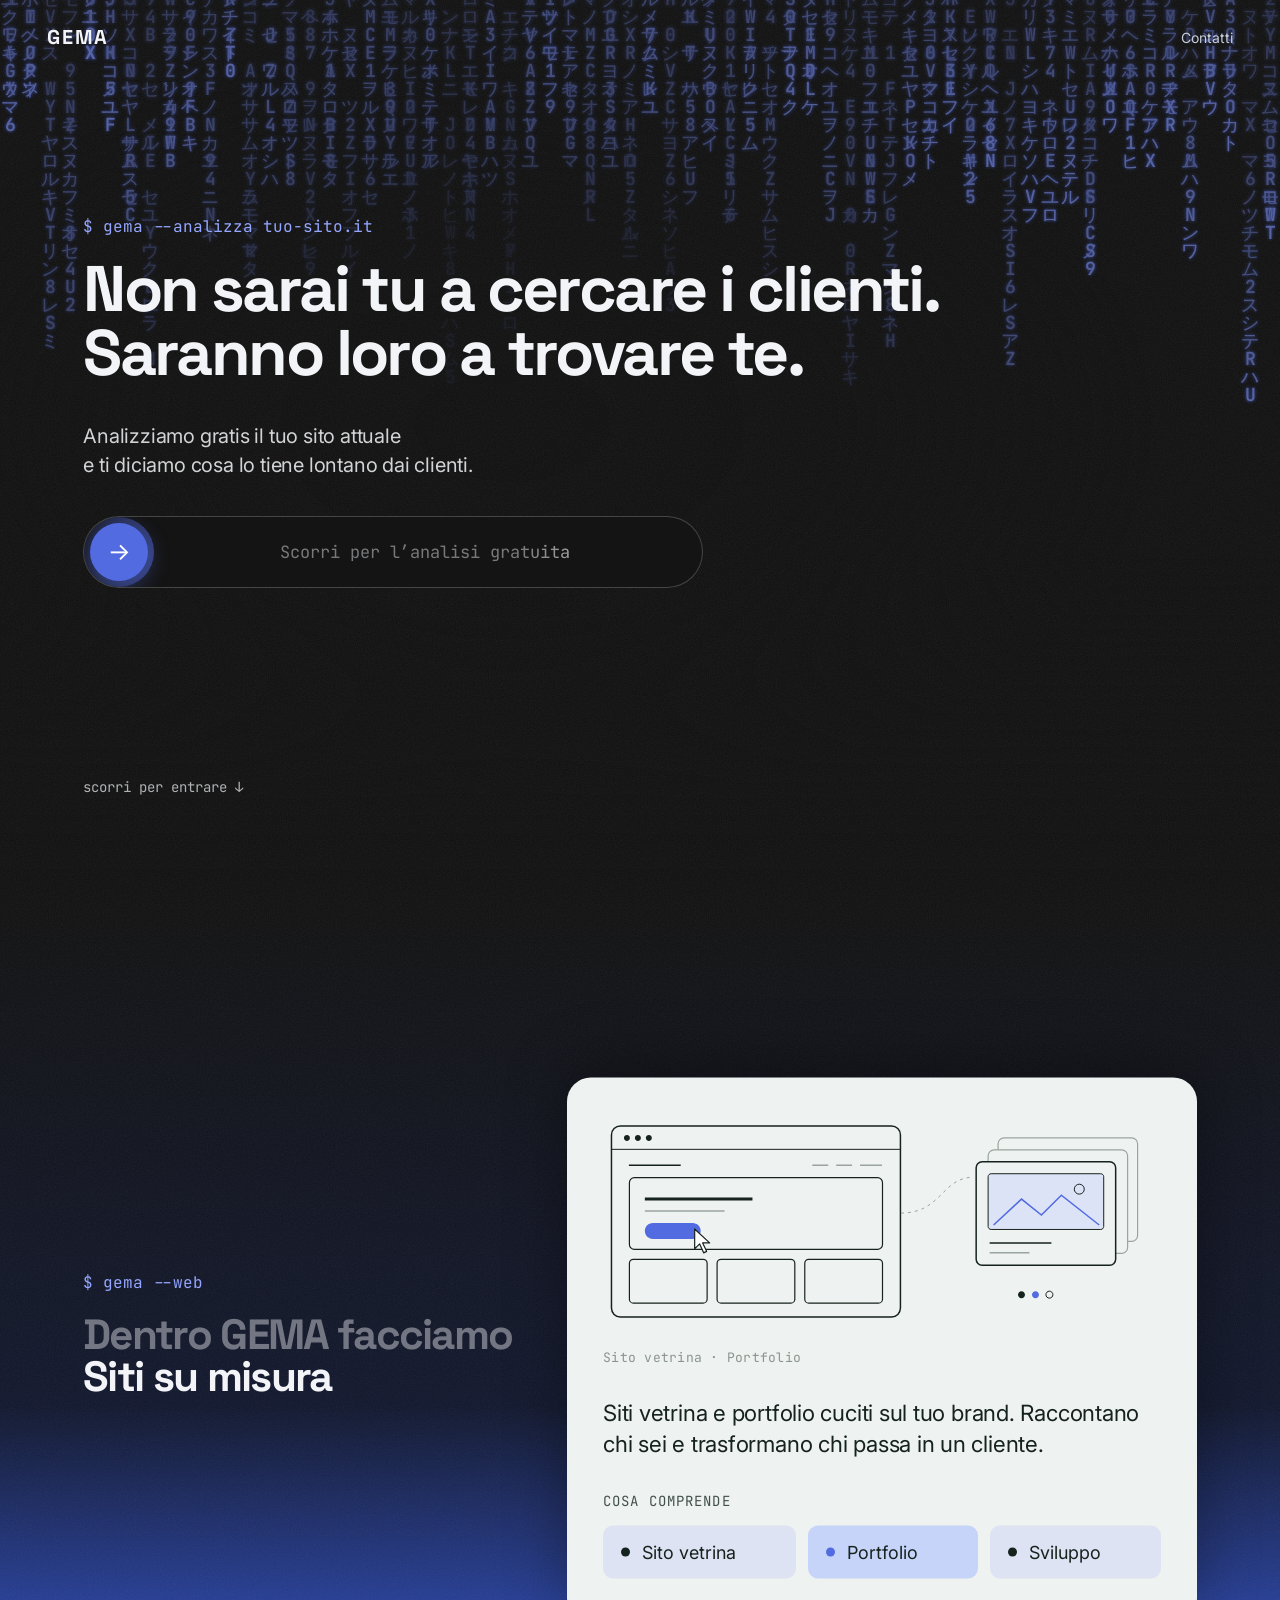
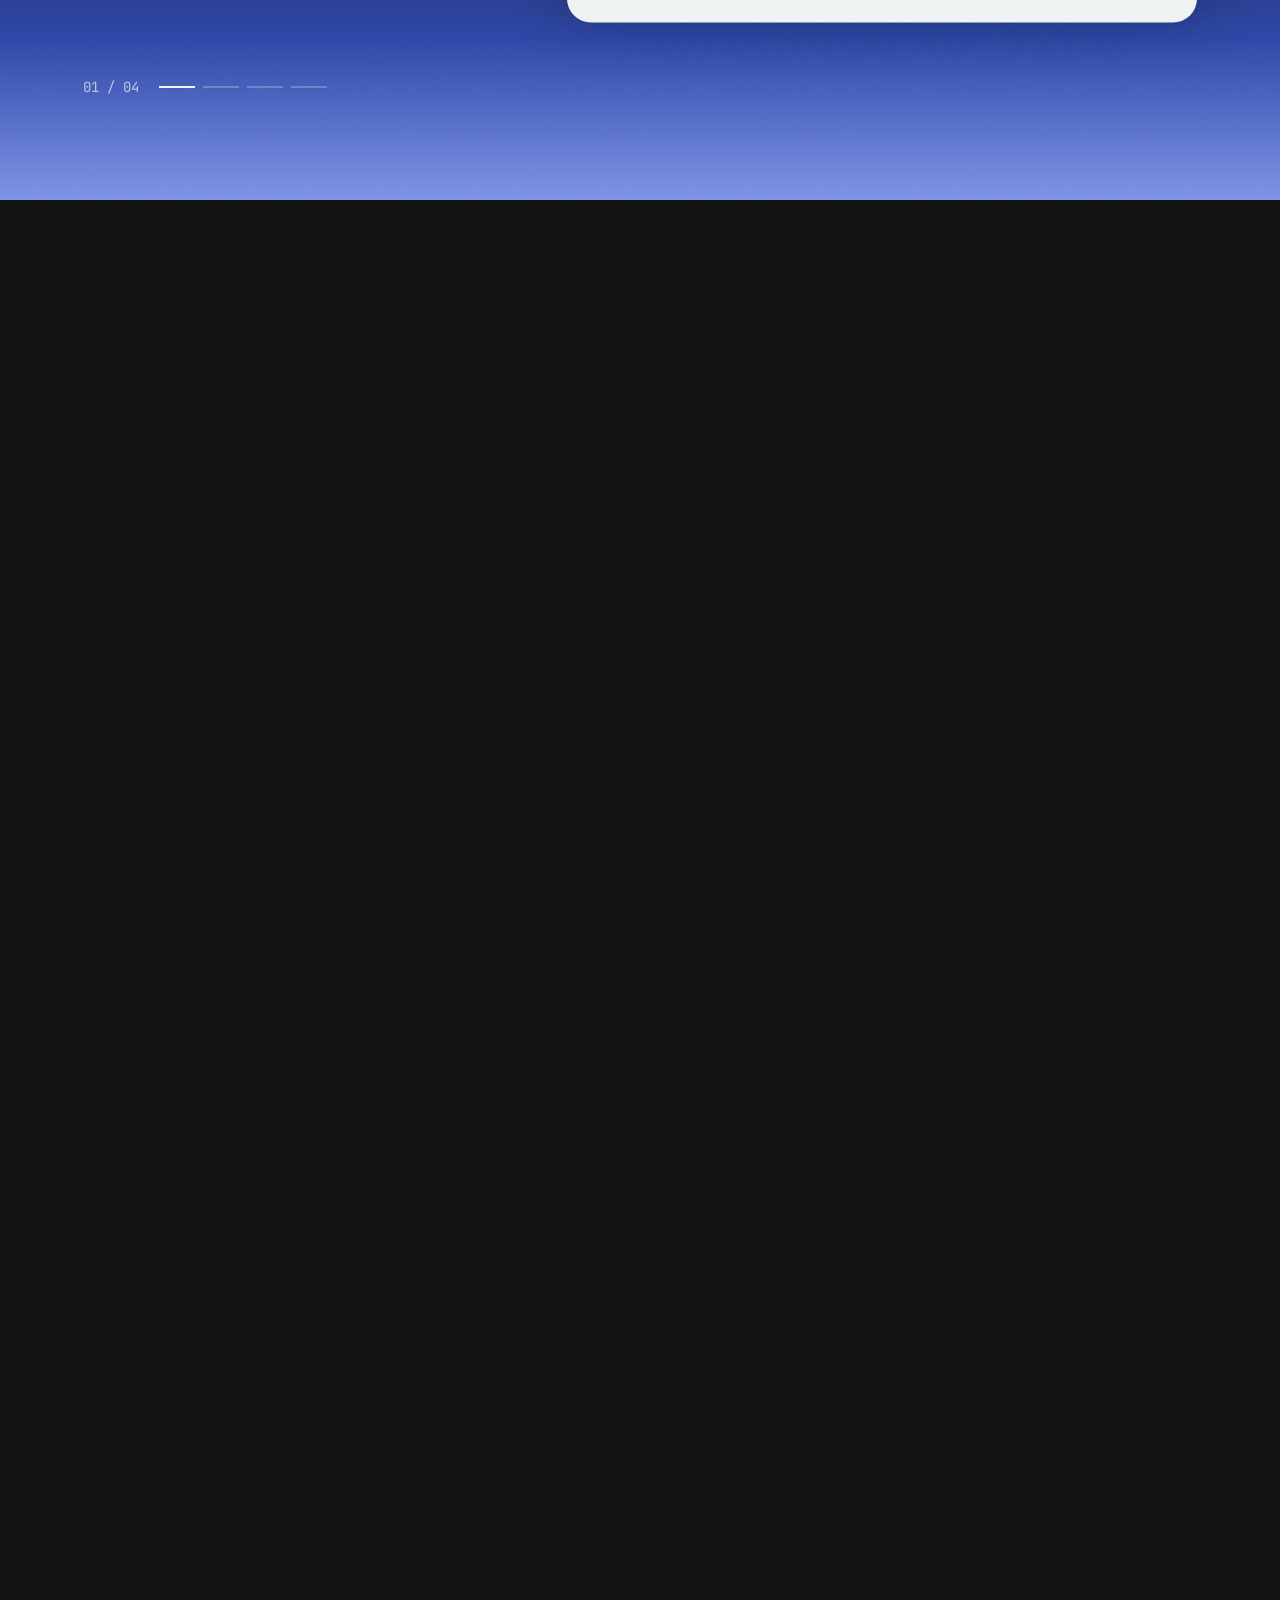
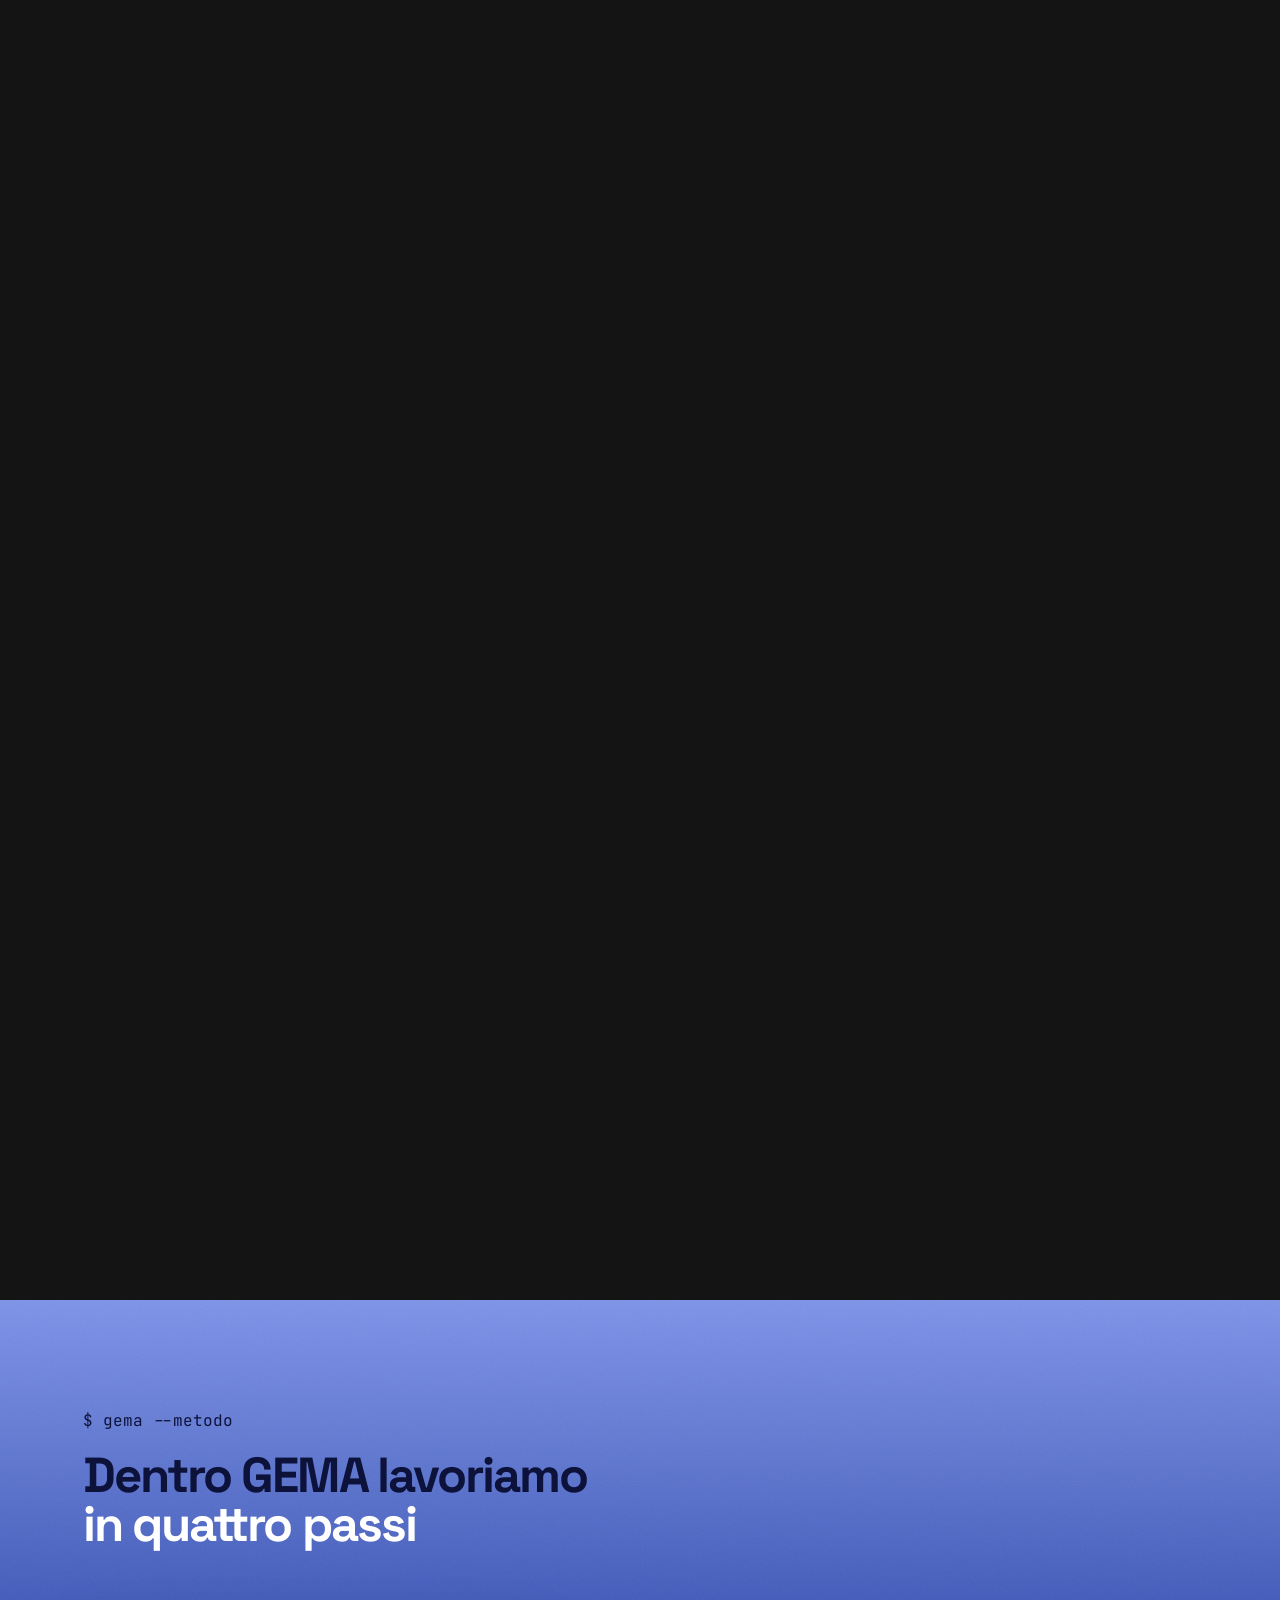
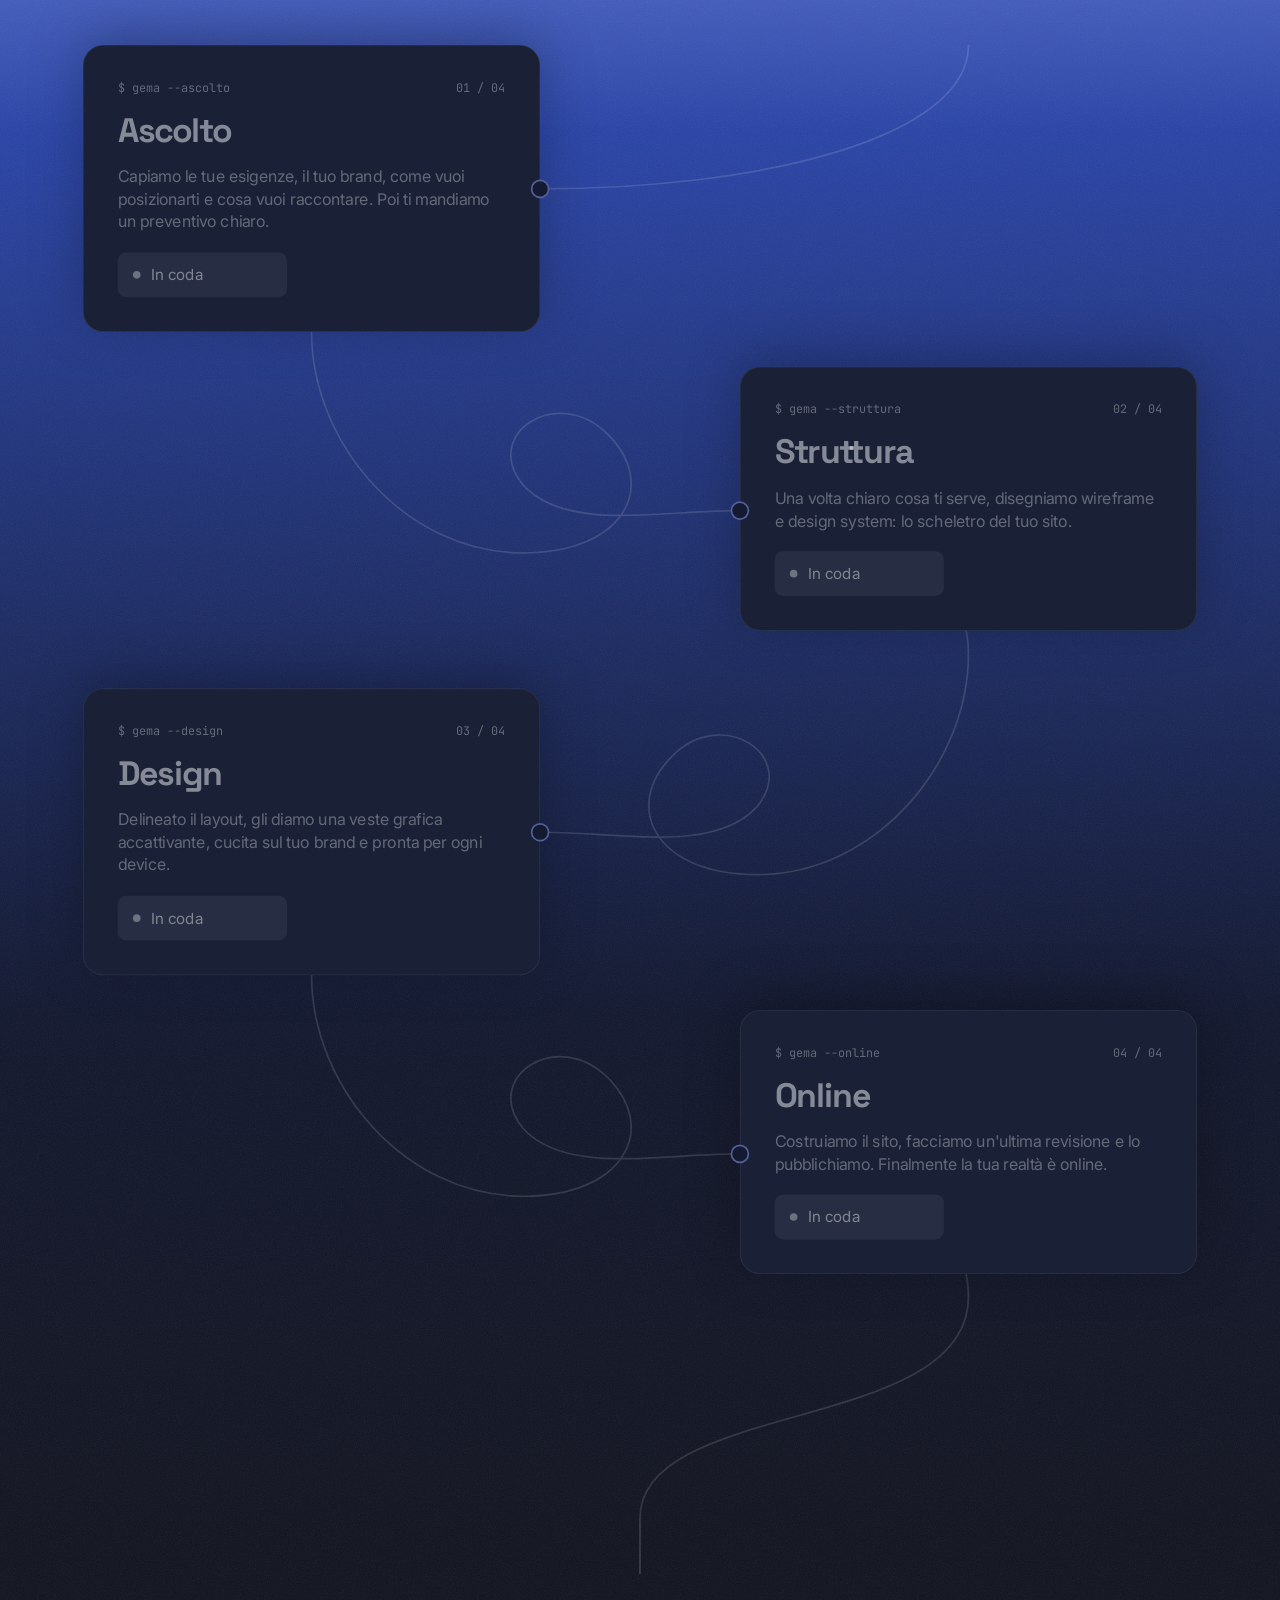
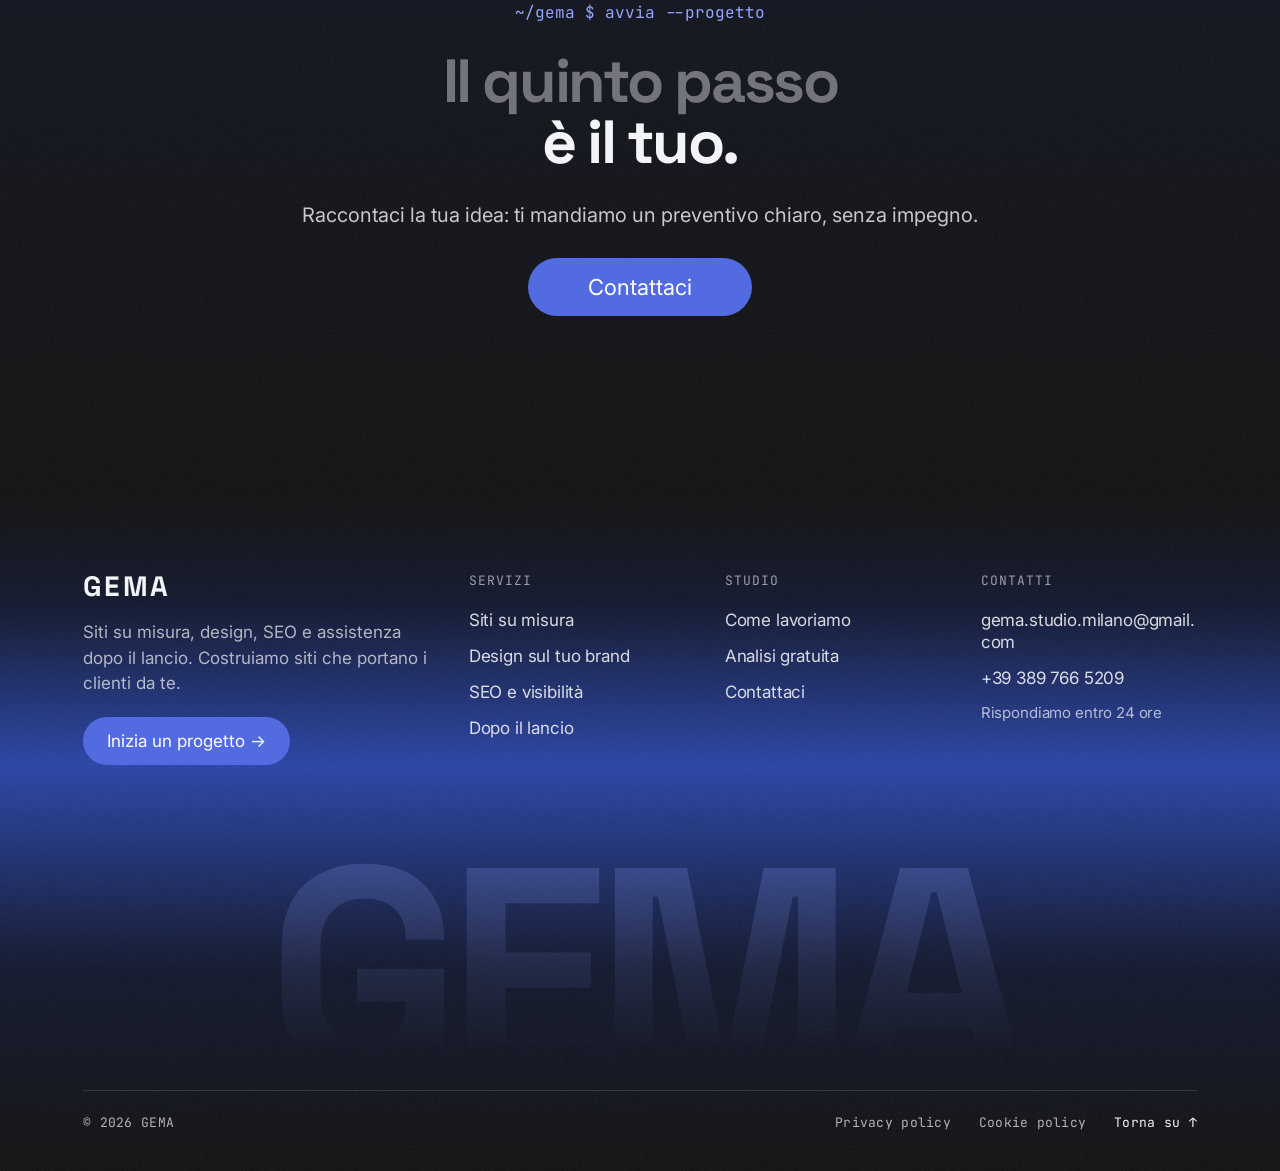
<file: index.html>
<!doctype html>
<html lang="it">
<head>
<meta charset="utf-8">
<meta name="viewport" content="width=device-width, initial-scale=1">
<title>GEMA — Siti che ti fanno trovare</title>
<meta name="description" content="GEMA progetta siti su misura, design, SEO e assistenza dopo il lancio. Non sarai tu a cercare i clienti: saranno loro a trovare te.">
<link rel="preconnect" href="https://fonts.googleapis.com">
<link rel="preconnect" href="https://fonts.gstatic.com" crossorigin>
<link href="https://fonts.googleapis.com/css2?family=Space+Grotesk:wght@700&family=Inter:wght@400&family=JetBrains+Mono:wght@400&display=swap" rel="stylesheet">
<link rel="stylesheet" href="assets/css/gema.css">
<!-- Se arrivi con una transizione (es. dai contatti), la pagina si apre con il pannello blu: la classe va messa prima del primo disegno -->
<script>try{if(sessionStorage.getItem("gema-pt"))document.documentElement.classList.add("pt-arrive")}catch(e){}</script>
</head>
<body>

<!-- Pannello della transizione d'ingresso (visibile solo arrivando con una transizione) -->
<div class="pt-cover pt-in" aria-hidden="true"><p class="pt-word display"></p></div>

<!-- Navbar fissa: compare con lo scorrimento -->
<header class="topbar" aria-label="Navigazione">
  <div class="topbar-in">
    <a href="#top" class="logo">GEMA</a>
    <nav class="topbar-links">
      <a href="#cosa-facciamo">Cosa facciamo</a>
      <a href="#come-lavoriamo">Come lavoriamo</a>
      <a class="btn" href="contatti.html" data-to-contact>Contattaci</a>
    </nav>
  </div>
</header>

<!-- ============ HERO ============ -->
<div class="hero" id="top">
  <!-- Sfondo "Matrix Rain" (porting in JS puro del componente React MatrixRain) + velo -->
  <div class="matrix" data-matrix aria-hidden="true"></div>
  <div class="veil" aria-hidden="true"></div>
  <div class="fade" aria-hidden="true"></div>
  <div class="grain"></div>

  <nav class="nav" aria-label="Principale">
    <a href="#top" class="logo">GEMA</a>
    <a href="contatti.html" class="link" data-to-contact>Contatti</a>
  </nav>

  <div class="wrap">
    <div class="hero-content">
      <div class="hero-title">
        <p class="cmd">$ gema --analizza tuo-sito.it</p>
        <h1 class="display">Non sarai tu a cercare i clienti.<br>Saranno loro a trovare te.</h1>
      </div>
      <p class="sub">Analizziamo gratis il tuo sito attuale<br class="br-lg"> e ti diciamo cosa lo tiene lontano dai clienti.</p>
      <!-- Slider: trascina il pallino fino in fondo (o cliccalo) per andare ai contatti con "Analisi gratuita" già scelta -->
      <div class="slide" data-href="contatti.html#analisi">
        <span class="slide-fill" aria-hidden="true"></span>
        <span class="slide-label">Scorri per l’analisi gratuita</span>
        <button class="slide-knob" type="button" aria-label="Richiedi l’analisi gratuita del tuo sito">→</button>
      </div>
    </div>

    <a class="scroll-hint" href="#cosa-facciamo">scorri per entrare ↓</a>
  </div>
</div>

<main>
<!-- ============ COSA FACCIAMO ============ -->
<section class="services" id="cosa-facciamo" aria-labelledby="svc-h">
  <div class="stage">
    <div class="grain"></div>
    <div class="wrap">
      <div class="svc-title" aria-live="polite">
        <span class="cmd">$ gema --web</span>
        <h2 class="display" id="svc-h"><span class="dim">Dentro GEMA facciamo</span><br><span class="line2">Siti su misura</span></h2>
      </div>

      <div class="progress"><span class="count">01 / 04</span><span class="bars"><i class="on"></i><i></i><i></i><i></i></span></div>

      <article class="svc-card" data-cmd="$ gema --web" data-title="Siti su misura">
        <div class="svc-head"><span class="cmd">$ gema --web</span><h3>Siti su misura</h3></div>
        <div class="card">
          <div class="visual"><img src="assets/illustrazioni/web.svg" width="560" height="210" alt=""><p class="tag">Sito vetrina · Portfolio</p></div>
          <p class="desc">Siti vetrina e portfolio cuciti sul tuo brand. Raccontano chi sei e trasformano chi passa in un cliente.</p>
          <div class="incl"><p>Cosa comprende</p>
            <div class="chips"><span class="chip"><i class="dot"></i>Sito vetrina</span><span class="chip on"><i class="dot on"></i>Portfolio</span><span class="chip"><i class="dot"></i>Sviluppo</span></div>
          </div>
        </div>
      </article>

      <article class="svc-card" data-cmd="$ gema --design" data-title="Design sul tuo brand">
        <div class="svc-head"><span class="cmd">$ gema --design</span><h3>Design sul tuo brand</h3></div>
        <div class="card">
          <div class="visual"><img src="assets/illustrazioni/design.svg" width="560" height="210" alt=""><p class="tag">Design system</p></div>
          <p class="desc">Partiamo dalla tua identità e costruiamo un design system web coerente, pensato per funzionare su ogni device.</p>
          <div class="incl"><p>Cosa comprende</p>
            <div class="chips"><span class="chip"><i class="dot"></i>UX/UI</span><span class="chip on"><i class="dot on"></i>Design system</span><span class="chip"><i class="dot"></i>Multi-device</span></div>
          </div>
        </div>
      </article>

      <article class="svc-card" data-cmd="$ gema --seo" data-title="Visibilità">
        <div class="svc-head"><span class="cmd">$ gema --seo</span><h3>Visibilità</h3></div>
        <div class="card">
          <div class="visual"><img src="assets/illustrazioni/seo.svg" width="560" height="210" alt=""><p class="tag">Search · Analytics</p></div>
          <p class="desc">Ottimizzazione per i motori di ricerca, analytics e accessibilità: per farti trovare, capire cosa funziona e non lasciare fuori nessuno.</p>
          <div class="incl"><p>Cosa comprende</p>
            <div class="chips"><span class="chip"><i class="dot"></i>SEO</span><span class="chip on"><i class="dot on"></i>Analytics</span><span class="chip"><i class="dot"></i>Accessibilità</span></div>
          </div>
        </div>
      </article>

      <article class="svc-card" data-cmd="$ gema --care" data-title="Dopo il lancio">
        <div class="svc-head"><span class="cmd">$ gema --care</span><h3>Dopo il lancio</h3></div>
        <div class="card">
          <div class="visual"><img src="assets/illustrazioni/care.svg" width="560" height="210" alt=""><p class="tag">Uptime · Manutenzione</p></div>
          <p class="desc">Il sito è online, ma noi non spariamo. Hosting, manutenzione e consulenza per farlo crescere nel tempo.</p>
          <div class="incl"><p>Cosa comprende</p>
            <div class="chips"><span class="chip"><i class="dot"></i>Hosting</span><span class="chip on"><i class="dot on"></i>Manutenzione</span><span class="chip"><i class="dot"></i>Consulenza</span></div>
          </div>
        </div>
      </article>
    </div>
  </div>
</section>

<!-- ============ COME LAVORIAMO ============ -->
<section class="method" id="come-lavoriamo" aria-labelledby="met-h">
  <div class="grain"></div>
  <div class="wrap">
    <p class="cmd">$ gema --metodo</p>
    <h2 class="display" id="met-h">Dentro GEMA lavoriamo<br><span class="w">in quattro passi</span></h2>

    <div class="thread-outer">
      <div class="thread">
        <svg class="path" viewBox="0 0 778 1740" aria-hidden="true">
          <path class="rail" d="M777 0C777 110 531 170 271 170C131 170 1 220 1 339C1 470 111 600 251 600C371 600 411 520 351 460C291 400 201 460 251 520C301 575 411 550 507 550C631 550 777 600 777 719C777 850 667 980 527 980C407 980 367 900 427 840C487 780 577 840 527 900C477 955 367 930 271 930C131 930 1 980 1 1099C1 1230 111 1360 251 1360C371 1360 411 1280 351 1220C291 1160 201 1220 251 1280C301 1335 411 1310 507 1310C631 1310 777 1360 777 1479C777 1640 389 1600 389 1740"/>
          <path class="wire" d="M777 0C777 110 531 170 271 170C131 170 1 220 1 339C1 470 111 600 251 600C371 600 411 520 351 460C291 400 201 460 251 520C301 575 411 550 507 550C631 550 777 600 777 719C777 850 667 980 527 980C407 980 367 900 427 840C487 780 577 840 527 900C477 955 367 930 271 930C131 930 1 980 1 1099C1 1230 111 1360 251 1360C371 1360 411 1280 351 1220C291 1160 201 1220 251 1280C301 1335 411 1310 507 1310C631 1310 777 1360 777 1479C777 1640 389 1600 389 1740"/>
        </svg>

        <article class="step" style="left:0;top:0">
          <p class="row"><span class="c">$ gema --ascolto</span><span class="n">01 / 04</span></p>
          <h3 class="display">Ascolto</h3>
          <p class="txt">Capiamo le tue esigenze, il tuo brand, come vuoi posizionarti e cosa vuoi raccontare. Poi ti mandiamo un preventivo chiaro.</p>
          <p class="state"><i class="dot"></i><span>In coda</span></p>
        </article>
        <article class="step" style="left:776px;top:380px">
          <p class="row"><span class="c">$ gema --struttura</span><span class="n">02 / 04</span></p>
          <h3 class="display">Struttura</h3>
          <p class="txt">Una volta chiaro cosa ti serve, disegniamo wireframe e design system: lo scheletro del tuo sito.</p>
          <p class="state"><i class="dot"></i><span>In coda</span></p>
        </article>
        <article class="step" style="left:0;top:760px">
          <p class="row"><span class="c">$ gema --design</span><span class="n">03 / 04</span></p>
          <h3 class="display">Design</h3>
          <p class="txt">Delineato il layout, gli diamo una veste grafica accattivante, cucita sul tuo brand e pronta per ogni device.</p>
          <p class="state"><i class="dot"></i><span>In coda</span></p>
        </article>
        <article class="step" style="left:776px;top:1140px">
          <p class="row"><span class="c">$ gema --online</span><span class="n">04 / 04</span></p>
          <h3 class="display">Online</h3>
          <p class="txt">Costruiamo il sito, facciamo un'ultima revisione e lo pubblichiamo. Finalmente la tua realtà è online.</p>
          <p class="state"><i class="dot"></i><span>In coda</span></p>
        </article>

        <span class="node" style="left:540px;top:170px"><span class="halo"></span></span>
        <span class="node" style="left:776px;top:550px"><span class="halo"></span></span>
        <span class="node" style="left:540px;top:930px"><span class="halo"></span></span>
        <span class="node" style="left:776px;top:1310px"><span class="halo"></span></span>
        <span class="node end" style="left:658px;top:1740px"></span>
      </div>
    </div>

    <div class="cta">
      <span class="rail-v" aria-hidden="true"></span>
      <p class="cmd">~/gema $ avvia --progetto</p>
      <h2 class="display"><span class="dim">Il quinto passo</span><br>è il tuo.</h2>
      <p class="sub">Raccontaci la tua idea: ti mandiamo un preventivo chiaro, senza impegno.</p>
      <a class="btn" href="contatti.html" data-to-contact>Contattaci</a>
    </div>
  </div>
</section>

</main>

<!-- ============ FOOTER ============ -->
<footer class="footer">
  <div class="grain"></div>
  <div class="wrap">
    <div class="fgrid">
      <div class="fbrand">
        <a href="index.html#top" class="logo">GEMA</a>
        <p>Siti su misura, design, SEO e assistenza dopo il lancio. Costruiamo siti che portano i clienti da te.</p>
        <a class="btn btn-sm" href="contatti.html" data-to-contact>Inizia un progetto →</a>
      </div>
      <nav class="fcol" aria-label="Servizi">
        <p class="mini">SERVIZI</p>
        <a href="index.html#cosa-facciamo">Siti su misura</a>
        <a href="index.html#cosa-facciamo">Design sul tuo brand</a>
        <a href="index.html#cosa-facciamo">SEO e visibilità</a>
        <a href="index.html#cosa-facciamo">Dopo il lancio</a>
      </nav>
      <nav class="fcol" aria-label="Studio">
        <p class="mini">STUDIO</p>
        <a href="index.html#come-lavoriamo">Come lavoriamo</a>
        <a href="index.html#top">Analisi gratuita</a>
        <a href="contatti.html" data-to-contact>Contattaci</a>
      </nav>
      <div class="fcol fcontact">
        <p class="mini">CONTATTI</p>
        <a href="mailto:gema.studio.milano@gmail.com">gema.studio.milano@gmail.com</a>
        <a href="tel:+393897665209">+39 389 766 5209</a>
        <span>Rispondiamo entro 24 ore</span>
      </div>
    </div>
  </div>
  <p class="fmark" aria-hidden="true">GEMA</p>
  <div class="bottom">
    <div class="brand"><span>© 2026 GEMA</span></div>
    <div class="legal"><a href="#">Privacy policy</a><a href="#">Cookie policy</a><a class="top" href="#top">Torna su ↑</a></div>
  </div>
</footer>

<script src="assets/js/site.js"></script>
<script src="assets/js/home.js"></script>
</body>
</html>
</file>
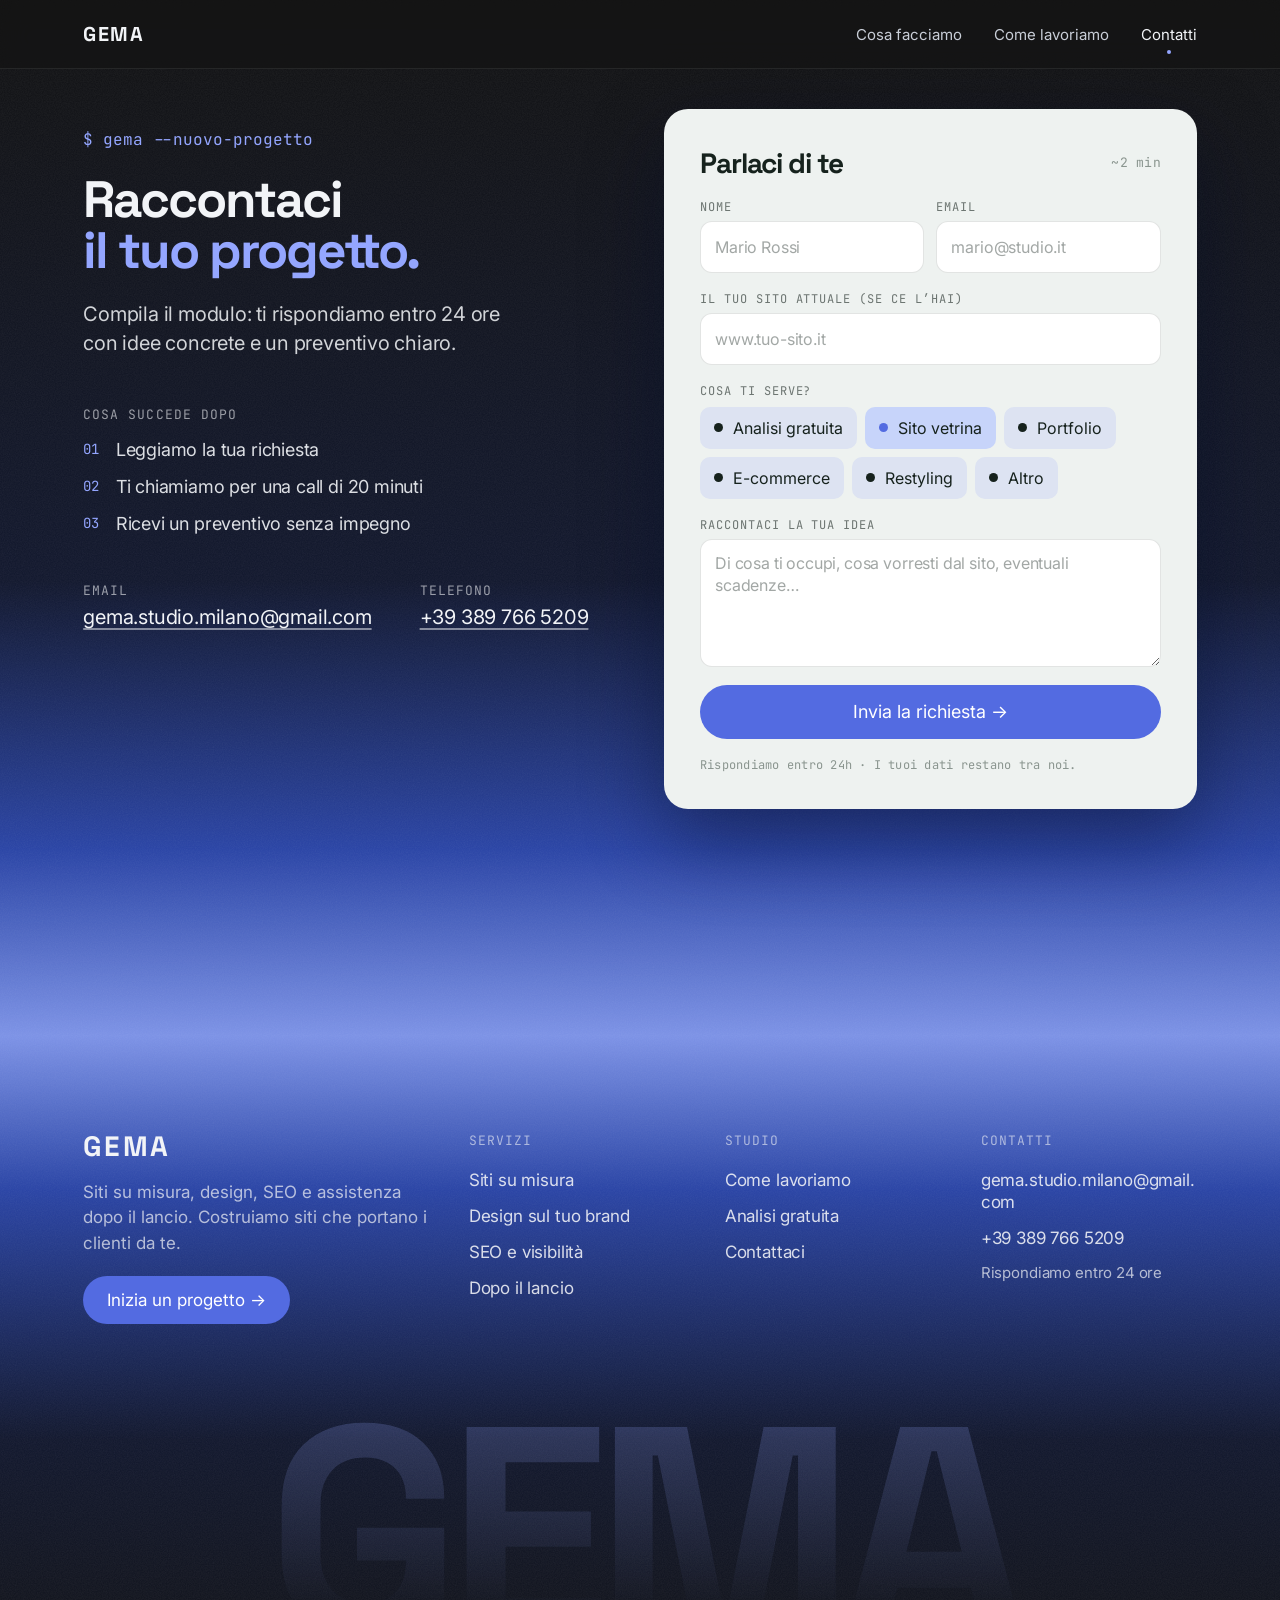
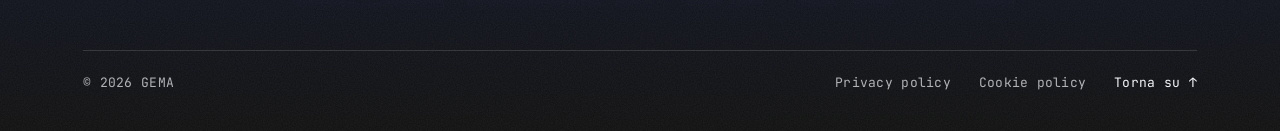
<file: contatti.html>
<!doctype html>
<html lang="it">
<head>
<meta charset="utf-8">
<meta name="viewport" content="width=device-width, initial-scale=1">
<title>Contattaci — GEMA</title>
<meta name="description" content="Raccontaci il tuo progetto: ti rispondiamo entro 24 ore con idee concrete e un preventivo chiaro.">
<link rel="preconnect" href="https://fonts.googleapis.com">
<link rel="preconnect" href="https://fonts.gstatic.com" crossorigin>
<link href="https://fonts.googleapis.com/css2?family=Space+Grotesk:wght@700&family=Inter:wght@400&family=JetBrains+Mono:wght@400&display=swap" rel="stylesheet">
<link rel="stylesheet" href="assets/css/gema.css">
<!-- La pagina contatti si apre sempre dall'inizio: niente ripristino della posizione di scroll -->
<script>try{if("scrollRestoration" in history)history.scrollRestoration="manual"}catch(e){}</script>
<script>try{if(sessionStorage.getItem("gema-pt"))document.documentElement.classList.add("pt-arrive")}catch(e){}</script>
</head>
<body id="top" data-scroll-top>

<!-- Pannello della transizione d'ingresso (visibile solo arrivando dal pulsante "Contattaci") -->
<div class="pt-cover pt-in" aria-hidden="true"><p class="pt-word display">Raccontaci<br><span class="acc">il tuo progetto.</span></p></div>

<header class="topbar show" data-always aria-label="Navigazione">
  <div class="topbar-in">
    <a href="index.html" class="logo">GEMA</a>
    <nav class="topbar-links">
      <a href="index.html#cosa-facciamo">Cosa facciamo</a>
      <a href="index.html#come-lavoriamo">Come lavoriamo</a>
      <a class="current on" href="contatti.html" aria-current="page">Contatti</a>
    </nav>
  </div>
</header>

<main>
<section class="contact" aria-labelledby="con-h">
  <div class="grain"></div>
  <div class="wrap">
    <div class="info">
      <div class="head">
        <p class="cmd reveal">$ gema --nuovo-progetto</p>
        <h1 class="display reveal" id="con-h">Raccontaci<br><span class="acc">il tuo progetto.</span></h1>
        <p class="lead reveal" style="--d:.08s">Compila il modulo: ti rispondiamo entro 24 ore con idee concrete e un preventivo chiaro.</p>
      </div>
      <div class="reveal" style="--d:.16s;display:flex;flex-direction:column;gap:16px">
        <p class="mini">COSA SUCCEDE DOPO</p>
        <ol class="next">
          <li><span>01</span>Leggiamo la tua richiesta</li>
          <li><span>02</span>Ti chiamiamo per una call di 20 minuti</li>
          <li><span>03</span>Ricevi un preventivo senza impegno</li>
        </ol>
      </div>
      <div class="direct reveal" style="--d:.22s">
        <div><p class="mini">EMAIL</p><a href="mailto:gema.studio.milano@gmail.com">gema.studio.milano@gmail.com</a></div>
        <div><p class="mini">TELEFONO</p><a href="tel:+393897665209">+39 389 766 5209</a></div>
      </div>
    </div>

    <form class="form-card reveal" style="--d:.12s" data-form="progetto" novalidate>
      <div class="top"><h2>Parlaci di te</h2><span class="time">~2 min</span></div>
      <div class="pair">
        <label class="field"><span>NOME</span><input name="nome" placeholder="Mario Rossi" autocomplete="name" required></label>
        <label class="field"><span>EMAIL</span><input name="email" type="email" placeholder="mario@studio.it" autocomplete="email" required></label>
      </div>
      <label class="field"><span>IL TUO SITO ATTUALE (SE CE L’HAI)</span><input name="sito" placeholder="www.tuo-sito.it" autocomplete="url" inputmode="url"></label>
      <fieldset class="field">
        <legend>COSA TI SERVE?</legend>
        <div class="choice">
          <button type="button" class="chip" aria-pressed="false" data-analisi><i class="dot"></i>Analisi gratuita</button>
          <button type="button" class="chip on" aria-pressed="true"><i class="dot on"></i>Sito vetrina</button>
          <button type="button" class="chip" aria-pressed="false"><i class="dot"></i>Portfolio</button>
          <button type="button" class="chip" aria-pressed="false"><i class="dot"></i>E-commerce</button>
          <button type="button" class="chip" aria-pressed="false"><i class="dot"></i>Restyling</button>
          <button type="button" class="chip" aria-pressed="false"><i class="dot"></i>Altro</button>
        </div>
      </fieldset>
      <label class="field"><span>RACCONTACI LA TUA IDEA</span><textarea name="idea" placeholder="Di cosa ti occupi, cosa vorresti dal sito, eventuali scadenze…"></textarea></label>
      <button class="btn" type="submit">Invia la richiesta →</button>
      <p class="foot" aria-live="polite">Rispondiamo entro 24h · I tuoi dati restano tra noi.</p>
    </form>
  </div>
</section>
</main>

<footer class="footer from-light">
  <div class="grain"></div>
  <div class="wrap">
    <div class="fgrid">
      <div class="fbrand">
        <a href="index.html#top" class="logo">GEMA</a>
        <p>Siti su misura, design, SEO e assistenza dopo il lancio. Costruiamo siti che portano i clienti da te.</p>
        <a class="btn btn-sm" href="#top">Inizia un progetto →</a>
      </div>
      <nav class="fcol" aria-label="Servizi">
        <p class="mini">SERVIZI</p>
        <a href="index.html#cosa-facciamo">Siti su misura</a>
        <a href="index.html#cosa-facciamo">Design sul tuo brand</a>
        <a href="index.html#cosa-facciamo">SEO e visibilità</a>
        <a href="index.html#cosa-facciamo">Dopo il lancio</a>
      </nav>
      <nav class="fcol" aria-label="Studio">
        <p class="mini">STUDIO</p>
        <a href="index.html#come-lavoriamo">Come lavoriamo</a>
        <a href="index.html#top">Analisi gratuita</a>
        <a href="#top">Contattaci</a>
      </nav>
      <div class="fcol fcontact">
        <p class="mini">CONTATTI</p>
        <a href="mailto:gema.studio.milano@gmail.com">gema.studio.milano@gmail.com</a>
        <a href="tel:+393897665209">+39 389 766 5209</a>
        <span>Rispondiamo entro 24 ore</span>
      </div>
    </div>
  </div>
  <p class="fmark" aria-hidden="true">GEMA</p>
  <div class="bottom">
    <div class="brand"><span>© 2026 GEMA</span></div>
    <div class="legal"><a href="#">Privacy policy</a><a href="#">Cookie policy</a><a class="top" href="#top">Torna su ↑</a></div>
  </div>
</footer>

<script src="assets/js/site.js"></script>
</body>
</html>
</file>
<file: assets/css/gema.css>
:root{
  --bg:#141414;
  --ink:#f2f4f7;
  --ink-85:rgba(242,244,247,.85);
  --ink-70:rgba(242,244,247,.7);
  --ink-42:rgba(242,244,247,.42);
  --accent:#94a6ff;
  --btn:#536be1;
  --card:#eef2f0;
  --card-ink:#16221d;
  --card-mute:#42514b;
  --card-mute2:#8a958f;
  --chip:#dde3f2;
  --chip-on:#c7d4fa;
  --pad:clamp(20px,6.5vw,98px);
  --mono:"JetBrains Mono",ui-monospace,monospace;
  --sans:Inter,system-ui,sans-serif;
  --display:"Space Grotesk",Inter,sans-serif;
  --ease:cubic-bezier(.16,1,.3,1);
  /* gradienti delle sezioni (dal file Figma) */
  --grad-down:linear-gradient(180deg,#141414 0%,#141a30 56.137%,#2c46a6 82%,#7d93e6 100%);
  --grad-up:linear-gradient(0deg,#141414 0%,#141a30 45%,#2c46a6 82%,#7d93e6 100%);
}
*{box-sizing:border-box}
html{scroll-behavior:smooth}
@media (prefers-reduced-motion:reduce){html{scroll-behavior:auto}}
body{margin:0;background:var(--bg);color:var(--ink);font-family:var(--sans);-webkit-font-smoothing:antialiased;text-rendering:optimizeLegibility}
a{color:inherit;text-decoration:none}
button,input,textarea{font:inherit;color:inherit}
p{margin:0}
h1,h2,h3{margin:0;font-weight:700}
.sr-only{position:absolute;width:1px;height:1px;overflow:hidden;clip:rect(0 0 0 0);white-space:nowrap}

/* ---------- elementi comuni ---------- */
.wrap{position:relative;max-width:1512px;margin:0 auto;padding:0 var(--pad)}
.cmd{font:400 16px/normal var(--mono);color:var(--accent)}
.display{font-family:var(--display);font-weight:700;line-height:1}
.display .dim{color:var(--ink-42)}
.display .acc{color:var(--accent)}
.btn{display:inline-flex;align-items:center;justify-content:center;height:58px;padding:0 32px;border:0;border-radius:999px;background:var(--btn);color:#fff;font:400 22px/normal var(--sans);white-space:nowrap;cursor:pointer;transition:background .2s,transform .2s var(--ease)}
.btn:hover{background:#6479ea}
.btn:active{transform:scale(.98)}
.btn:focus-visible,.chip:focus-visible,a:focus-visible{outline:2px solid var(--accent);outline-offset:3px}
.dot{display:inline-block;flex:none;width:9px;height:9px;border-radius:50%;background:var(--card-ink)}
.dot.on{background:var(--btn)}
/* Grana: rumore monocromatico bianco al 7% (effetto "Noise" del Figma) */
.grain{position:absolute;inset:0;pointer-events:none;z-index:1;opacity:.6;mix-blend-mode:screen;
  background-image:url("data:image/svg+xml;utf8,<svg xmlns='http://www.w3.org/2000/svg' width='220' height='220'><filter id='n'><feTurbulence type='fractalNoise' baseFrequency='.85' numOctaves='2' stitchTiles='stitch'/><feColorMatrix values='0 0 0 0 1  0 0 0 0 1  0 0 0 0 1  0 0 0 -1.6 1.05'/></filter><rect width='100%' height='100%' filter='url(%23n)' opacity='.07'/></svg>")}

/* ---------- [01] Hero ---------- */
.hero{position:relative;height:100vh;height:100svh;min-height:760px;background:var(--bg);overflow:hidden}
.matrix{position:absolute;inset:0;z-index:0;overflow:hidden;background:var(--bg);pointer-events:none}
.matrix-canvas{position:absolute;inset:0;display:block;width:100%;height:100%}
/* Velo: radiale scuro dietro ai testi (dal frame Figma), tiene leggibile la pioggia */
.veil{position:absolute;inset:0;z-index:1;pointer-events:none;background:radial-gradient(50% 43% at 40% 47%,rgba(20,20,20,.94) 0%,rgba(20,20,20,.82) 50%,rgba(20,20,20,0) 100%)}
/* Sfumatura in basso: la pioggia si dissolve nel fondo della sezione successiva, senza stacco */
.fade{position:absolute;left:0;right:0;bottom:0;height:38%;z-index:1;pointer-events:none;background:linear-gradient(180deg,rgba(20,20,20,0) 0%,rgba(20,20,20,.55) 45%,rgba(20,20,20,.9) 80%,#141414 100%)}
.hero .wrap{height:100%;z-index:2}
.nav{position:absolute;z-index:3;top:0;left:0;right:0;max-width:1512px;margin:0 auto;display:flex;align-items:center;justify-content:space-between;padding:24px clamp(20px,3.7vw,56px)}
.nav .logo{font:700 20px/normal var(--display);letter-spacing:.08em}
.nav a.link{font:400 14px/normal var(--sans);color:#c9ced8;transition:color .2s}
.nav a.link:hover{color:var(--ink)}
.hero-content{position:absolute;left:var(--pad);right:var(--pad);top:calc(50% - 234px);display:flex;flex-direction:column;gap:36px;max-width:1016px}
.hero-title{display:flex;flex-direction:column;gap:20px}
.hero h1{font-size:clamp(40px,5.03vw,76px);letter-spacing:-.04em;color:var(--ink)}
.hero .sub{font:400 20px/1.45 var(--sans);letter-spacing:-.01em;color:var(--ink-85);max-width:560px}
 /* Slider "Scorri per l'analisi gratuita" */
.slide{position:relative;width:620px;max-width:100%;height:72px;border-radius:999px;border:1px solid rgba(242,244,247,.22);background:rgba(20,20,20,.85);-webkit-backdrop-filter:blur(6px);backdrop-filter:blur(6px);overflow:hidden;user-select:none;-webkit-user-select:none}
.slide-fill{position:absolute;left:0;top:0;bottom:0;width:70px;border-radius:999px;background:linear-gradient(90deg,rgba(83,107,225,.08),rgba(83,107,225,.5))}
.slide-label{position:absolute;inset:0;display:flex;align-items:center;justify-content:center;padding-left:64px;font:400 17px/normal var(--mono);cursor:pointer;
  background:linear-gradient(90deg,rgba(242,244,247,.45) 0%,rgba(242,244,247,.45) 35%,#fff 50%,rgba(242,244,247,.45) 65%,rgba(242,244,247,.45) 100%);background-size:200% 100%;
  -webkit-background-clip:text;background-clip:text;color:transparent;animation:slideShine 2.8s linear infinite}
@keyframes slideShine{from{background-position:100% 0}to{background-position:-100% 0}}
.slide-knob{position:absolute;left:6px;top:6px;width:58px;height:58px;border:0;border-radius:50%;background:var(--btn);color:#fff;font-size:24px;line-height:1;cursor:grab;touch-action:none;box-shadow:0 6px 22px rgba(83,107,225,.45);transition:background .2s}
.slide-knob:hover{background:#6479ea}
.slide-knob:active{cursor:grabbing}
.slide-knob:focus-visible{outline:2px solid var(--accent);outline-offset:3px}
.slide.done .slide-knob{background:#fff;color:var(--btn)}
.scroll-hint{position:absolute;left:var(--pad);bottom:104px;display:flex;align-items:center;gap:20px;font:400 14px/normal var(--mono);color:var(--ink-70)}

/* ---------- [02] Cosa facciamo ---------- */
.services{position:relative;height:400vh}
.services .stage{position:sticky;top:0;height:100vh;height:100svh;min-height:560px;overflow:hidden;background:var(--grad-down)}
.services .wrap{height:100%;z-index:2}
.svc-title{position:absolute;left:var(--pad);top:calc(50% - 78px);width:640px;max-width:44%}
.svc-title .cmd,.svc-title .line2{display:block;transition:opacity .35s var(--ease),transform .35s var(--ease)}
.svc-title.swap .cmd,.svc-title.swap .line2{opacity:0;transform:translateY(10px)}
.svc-title h2{margin-top:20px;font-size:clamp(36px,3.84vw,58px);letter-spacing:-.04em}
.progress{position:absolute;left:var(--pad);bottom:104px;display:flex;align-items:center;gap:20px;font:400 14px/normal var(--mono);color:var(--ink-70)}
.progress .bars{display:flex;gap:8px}
.progress .bars i{display:block;width:36px;height:2px;background:rgba(242,244,247,.25);transition:background .3s}
.progress .bars i.on{background:var(--ink)}
.svc-card{position:absolute;right:var(--pad);top:0;width:656px;max-width:calc(56% - 20px);transform-origin:50% 0;will-change:transform,opacity}
.card{display:flex;flex-direction:column;gap:44px;padding:52px 48px 60px;border-radius:24px;background:var(--card);color:var(--card-ink);box-shadow:0 -12px 60px rgba(0,0,0,.35)}
.card .visual{display:flex;flex-direction:column;gap:22px}
.card .visual img{display:block;width:100%;max-width:560px;height:auto;aspect-ratio:560/210}
.card .tag{font:400 13px/normal var(--mono);letter-spacing:.02em;color:var(--card-mute2)}
.card .desc{font:400 26px/1.38 var(--sans);letter-spacing:-.01em}
.card .incl{display:flex;flex-direction:column;gap:16px}
.card .incl p{font:400 14px/normal var(--mono);letter-spacing:.08em;text-transform:uppercase;color:var(--card-mute)}
.chips{display:flex;gap:12px}
.chip{display:flex;align-items:center;gap:12px;padding:16px 18px;border-radius:10px;background:var(--chip);font:400 18px/normal var(--sans);color:var(--card-ink);white-space:nowrap}
.chips .chip{flex:1 0 0;min-width:0}
.chip.on{background:var(--chip-on)}
.svc-head{display:none}

/* ---------- [04] Come lavoriamo ---------- */
.method{position:relative;background:var(--grad-up);padding:110px 0 180px;overflow:hidden}
.method .wrap{z-index:2}
.method .cmd{color:#0d123b}
.method h2{margin-top:20px;font-size:clamp(36px,3.84vw,58px);letter-spacing:-.04em;color:#0d123b}
.method h2 .w{color:#fff}
.thread-outer{margin-top:96px;position:relative}
.thread{position:relative;width:1316px;height:1740px;transform-origin:0 0}
.thread svg.path{position:absolute;left:269px;top:0;width:778px;height:1740px;overflow:visible}
.thread .rail{stroke:rgba(242,244,247,.14);stroke-width:2;fill:none}
.thread .wire{stroke:var(--accent);stroke-width:12;fill:none;stroke-linecap:round}
.node{position:absolute;width:22px;height:22px;margin:-11px 0 0 -11px;border-radius:50%;background:#141a30;border:2px solid rgba(148,166,255,.5);transition:background .3s,border-color .3s,border-width .3s;z-index:4}
.node.on{background:var(--accent);border:3px solid var(--ink)}
.node .halo{position:absolute;left:50%;top:50%;width:48px;height:48px;margin:-24px 0 0 -24px;border-radius:50%;background:rgba(148,166,255,.28);transform:scale(0);transition:transform .4s var(--ease);z-index:-1}
.node.active .halo{transform:scale(1);animation:halo 2.4s ease-in-out infinite}
@keyframes halo{50%{box-shadow:0 0 0 8px rgba(148,166,255,.12)}}
.node.end{background:transparent;border-color:transparent}
.node.end.on{background:var(--ink);border-color:var(--ink)}
.step{position:absolute;width:540px;display:flex;flex-direction:column;gap:22px;padding:40px;border-radius:24px;z-index:3;
  background:#1a2036;border:1px solid rgba(242,244,247,.08);filter:drop-shadow(0 -12px 30px rgba(0,0,0,.25));
  transition:background .45s var(--ease),border-color .45s,filter .45s}
.step .row{display:flex;justify-content:space-between;font:400 14px/normal var(--mono);letter-spacing:.02em;color:rgba(242,244,247,.35);transition:color .45s}
.step h3{font-size:40px;letter-spacing:-.04em;color:rgba(242,244,247,.5);transition:color .45s}
.step .txt{font:400 19px/1.4 var(--sans);letter-spacing:-.01em;color:rgba(242,244,247,.35);transition:color .45s}
.step .state{display:flex;align-items:center;gap:12px;width:200px;padding:16px 18px;border-radius:10px;background:rgba(242,244,247,.06);font:400 18px/normal var(--sans);color:rgba(242,244,247,.45);transition:background .45s,color .45s}
.step .state .dot{background:rgba(242,244,247,.35);transition:background .45s}
.step.active,.step.done{background:var(--card);border-color:transparent;filter:drop-shadow(0 -12px 30px rgba(0,0,0,.35))}
.step.active .row .c,.step.done .row .c{color:var(--card-mute2)}
.step.active .row .n,.step.done .row .n{color:var(--card-mute)}
.step.active h3,.step.done h3{color:var(--card-ink)}
.step.active .txt,.step.done .txt{color:var(--card-mute)}
.step.active .state{background:var(--chip-on);color:var(--card-ink)}
.step.active .state .dot{background:var(--btn)}
.step.done .state{background:var(--chip);color:var(--card-ink)}
.step.done .state .dot{background:var(--card-ink)}
.cta{display:flex;flex-direction:column;align-items:center;gap:28px;text-align:center}
.cta .rail-v{width:2px;height:56px;background:rgba(242,244,247,.14);position:relative;overflow:hidden}
.cta .rail-v::after{content:"";position:absolute;inset:0;background:var(--accent);transform:scaleY(0);transform-origin:top;transition:transform .6s var(--ease)}
.cta.lit .rail-v::after{transform:scaleY(1)}
.method .cta .cmd{margin:0;color:var(--accent)}
.cta h2{margin:0;font-size:clamp(40px,4.76vw,72px);letter-spacing:-.04em;color:var(--ink)}
.cta h2 .dim{color:var(--ink-42)}
.cta .sub{font:400 20px/1.45 var(--sans);color:rgba(242,244,247,.8)}
.cta .btn{width:224px}

/* ---------- [05] Contattaci ---------- */
.contact{position:relative;background:var(--grad-down);padding:calc(68px + clamp(20px,4.5vh,72px)) 0 227px;min-height:100vh;min-height:100svh}
.contact .wrap{align-items:start}
/* modulo compatto: deve stare tutto nello schermo appena si entra nella pagina */
.contact .form-card{gap:18px;padding:36px 36px 36px}
.contact .form-card .top h2{font-size:28px}
.contact .form-card .pair{gap:12px}
.contact .field{gap:6px}
.contact .field legend{margin-bottom:8px}
.contact .field input{height:52px;padding:12px 14px;font-size:16px}
.contact .field textarea{height:128px;padding:12px 14px;font-size:16px}
.contact .choice{gap:8px}
.contact .choice .chip{padding:11px 14px;gap:10px;font-size:16px}
.contact .form-card .btn{height:54px;font-size:18px}
.contact .info{padding-top:8px}
.contact .wrap{z-index:2;display:grid;grid-template-columns:minmax(0,1fr) 656px;gap:40px 60px}
.contact .info{display:flex;flex-direction:column;gap:48px;padding-top:20px}
.contact .head{display:flex;flex-direction:column;gap:24px}
.contact h1{font-size:clamp(44px,5vw,76px);letter-spacing:-.04em;margin-top:0}
.contact .lead{font:400 20px/1.45 var(--sans);letter-spacing:-.01em;color:var(--ink-85);max-width:430px}
.mini{font:400 13px/normal var(--mono);letter-spacing:.08em;color:rgba(242,244,247,.6)}
.next{display:flex;flex-direction:column;gap:16px;margin:0;padding:0;list-style:none}
.next li{display:flex;align-items:center;gap:16px;font:400 18px/normal var(--sans);letter-spacing:-.01em;color:rgba(242,244,247,.9)}
.next li span{font:400 14px/normal var(--mono);letter-spacing:.02em;color:var(--accent)}
.direct{display:flex;flex-wrap:wrap;gap:24px 48px}
.direct div{display:flex;flex-direction:column;gap:6px}
.direct a{font:400 20px/normal var(--sans);letter-spacing:-.01em;text-decoration:underline;text-underline-offset:4px;text-decoration-color:rgba(242,244,247,.5)}
.direct a:hover{text-decoration-color:var(--ink)}
.form-card{display:flex;flex-direction:column;gap:28px;padding:40px 44px 44px;border-radius:24px;background:var(--card);color:var(--card-ink);box-shadow:0 30px 80px rgba(5,10,38,.45)}
.form-card .top{display:flex;align-items:center;justify-content:space-between}
.form-card .top h2{font-size:32px;letter-spacing:-.04em;font-family:var(--display)}
.form-card .time{font:400 13px/normal var(--mono);letter-spacing:.02em;color:var(--card-mute2)}
.form-card .pair{display:flex;gap:16px}
.field{display:flex;flex-direction:column;gap:8px;flex:1;min-width:0;border:0;margin:0;padding:0}
.field>span,.field legend{font:400 12px/normal var(--mono);letter-spacing:.08em;color:rgba(22,34,29,.6);padding:0}
.field legend{margin-bottom:10px}
.field input,.field textarea{width:100%;height:56px;padding:16px 18px;border:1px solid rgba(22,34,29,.12);border-radius:12px;background:#fff;font:400 17px/normal var(--sans);letter-spacing:-.01em;color:var(--card-ink);outline:0;transition:border-color .2s,box-shadow .2s}
.field textarea{height:120px;resize:vertical;line-height:1.4}
.field input::placeholder,.field textarea::placeholder{color:rgba(22,34,29,.4)}
.field input:focus,.field textarea:focus{border-color:var(--btn);box-shadow:0 0 0 3px rgba(83,107,225,.15)}
.choice{display:flex;flex-wrap:wrap;gap:10px}
.choice .chip{border:0;cursor:pointer;transition:background .2s}
.choice .chip:hover{background:#d3dbf3}
.choice .chip.on:hover{background:var(--chip-on)}
.form-card .btn{width:100%;height:64px;font-size:20px}
.form-card .foot{font:400 12px/normal var(--mono);letter-spacing:.02em;color:var(--card-mute2)}
.form-card .foot.ok{color:var(--btn)}

/* ---------- Footer ---------- */
.footer{position:relative;overflow:hidden;padding:20px 0 40px;
  background:linear-gradient(180deg,#141414 0%,#141a30 16%,#2c46a6 40%,#141a30 70%,#141414 100%)}
/* sulla pagina contatti il footer riparte dal blu chiaro, come nel Figma */
.footer.from-light{padding-top:40px;background:linear-gradient(180deg,#7d93e6 0%,#2c46a6 22%,#141a30 58%,#141414 100%)}
.footer .wrap{z-index:2}
.closing{display:flex;flex-direction:column;align-items:center;gap:28px;text-align:center;margin-bottom:140px}
.closing .cmd{color:var(--ink)}
.closing h2{font-size:clamp(36px,4.76vw,72px);letter-spacing:-.04em}
.closing .btn{height:64px;padding:0 36px;font-size:20px}
.fgrid{display:grid;grid-template-columns:minmax(0,1.6fr) repeat(3,minmax(0,1fr));gap:48px 40px;padding-top:56px}
.fbrand{display:flex;flex-direction:column;align-items:flex-start;gap:20px;max-width:360px}
.fbrand .logo{font:700 28px/1 var(--display);letter-spacing:.08em}
.fbrand p{font:400 17px/1.5 var(--sans);color:var(--ink-70)}
.btn-sm{height:48px;padding:0 24px;font-size:17px}
.fcol{display:flex;flex-direction:column;align-items:flex-start;gap:14px}
.fcol .mini{margin-bottom:6px}
.fcol a,.fcol span{overflow-wrap:anywhere;font:400 17px/1.3 var(--sans);letter-spacing:-.01em;color:rgba(242,244,247,.88);transition:color .2s}
.fcol span{color:var(--ink-70);font-size:15px}
.fcol a:hover{color:#fff}
.fcol a .arr{display:inline-block;margin-left:4px;color:var(--accent);transition:transform .2s var(--ease)}
.fcol a:hover .arr{transform:translate(2px,-2px)}
.fmark{position:relative;z-index:1;margin:90px 0 0;font:700 clamp(96px,23vw,350px)/.8 var(--display);letter-spacing:-.05em;text-align:center;white-space:nowrap;user-select:none;
  background:linear-gradient(180deg,rgba(148,166,255,.22) 0%,rgba(148,166,255,0) 85%);-webkit-background-clip:text;background-clip:text;color:transparent}
.bottom{position:relative;z-index:2;max-width:1512px;margin:0 auto;padding:24px var(--pad) 0;display:flex;justify-content:space-between;align-items:center;gap:16px}
.bottom::before{content:"";position:absolute;top:0;left:var(--pad);right:var(--pad);height:1px;background:rgba(242,244,247,.14)}
.bottom .brand{display:flex;align-items:center;gap:16px;flex-wrap:wrap}
.bottom .brand span,.bottom .legal a{font:400 13px/normal var(--mono);letter-spacing:.02em;color:var(--ink-70)}
.bottom .legal{display:flex;gap:28px}
.bottom .legal a:hover{color:var(--ink)}
.bottom .legal a.top{color:var(--ink)}

/* ---------- Navbar fissa ---------- */
.topbar{position:fixed;top:0;left:0;right:0;z-index:50;transform:translateY(-110%);transition:transform .55s var(--ease);
  background:rgba(20,20,20,.72);-webkit-backdrop-filter:blur(14px) saturate(140%);backdrop-filter:blur(14px) saturate(140%);border-bottom:1px solid rgba(242,244,247,.08)}
.topbar.show{transform:none}
.topbar-in{max-width:1512px;margin:0 auto;height:68px;padding:0 var(--pad);display:flex;align-items:center;justify-content:space-between;gap:24px}
.topbar .logo{font:700 20px/normal var(--display);letter-spacing:.08em}
.topbar-links{display:flex;align-items:center;gap:32px}
.topbar-links a{position:relative;font:400 15px/normal var(--sans);color:#c9ced8;transition:color .2s}
.topbar-links a:hover,.topbar-links a.on{color:var(--ink)}
.topbar-links a::after{content:"";position:absolute;left:50%;bottom:-10px;width:4px;height:4px;margin-left:-2px;border-radius:50%;background:var(--accent);transform:scale(0);transition:transform .3s var(--ease)}
.topbar-links a.on::after{transform:scale(1)}
.topbar .btn{height:42px;padding:0 20px;font-size:15px}
.topbar-links a.current{cursor:default}

/* ---------- Transizione verso la pagina contatti ---------- */
.pt-cover{position:fixed;inset:0;z-index:200;display:flex;align-items:center;justify-content:center;padding:0 var(--pad);background:linear-gradient(160deg,#2c46a6 0%,#536be1 100%)}
.pt-word{font-size:clamp(40px,6vw,96px);letter-spacing:-.04em;text-align:center;color:#fff;opacity:0;transform:translateY(18px);transition:opacity .35s ease,transform .55s var(--ease)}
.pt-word .acc{color:#c7d4fa}
.pt-cover.lit .pt-word{opacity:1;transform:none}
.pt-cover .pt-word .cmd{display:block;margin-bottom:28px;font-size:16px;letter-spacing:0;color:#fff;opacity:.85}
/* uscita del pannello dopo l'invio del modulo: stessa salita dell'ingresso nella pagina contatti */
.pt-cover.leave{transform:translateY(-100%);transition:transform 1.05s cubic-bezier(.7,0,.2,1)}
.pt-cover.leave .pt-word{opacity:0;transform:translateY(-12vh);transition:opacity .5s ease,transform 1s cubic-bezier(.7,0,.2,1)}
.pt-cover.pt-in{display:none}
html.pt-arrive .pt-cover.pt-in{display:flex}
html.pt-arrive .pt-cover.pt-in .pt-word{opacity:1;transform:none}
html.pt-go .pt-cover.pt-in{transform:translateY(-100%);transition:transform 1.05s cubic-bezier(.7,0,.2,1)}
html.pt-go .pt-cover.pt-in .pt-word{opacity:0;transform:translateY(-12vh);transition:opacity .5s ease,transform 1s cubic-bezier(.7,0,.2,1)}
html.pt-arrive .reveal{opacity:0;transform:translateY(48px)}
html.pt-go .reveal{opacity:1;transform:none;transition:opacity .8s ease calc(.45s + var(--d,0s)),transform 1.1s var(--ease) calc(.45s + var(--d,0s))}

/* ---------- schermi medi ---------- */
@media (max-width:1440px){
  .svc-title{max-width:calc(50% - 40px)}
  .svc-title h2{font-size:clamp(32px,3.3vw,58px)}
  .svc-card{max-width:calc(50% - 10px)}
  .card{padding:40px 36px 44px;gap:32px}
  .card .desc{font-size:clamp(19px,1.75vw,26px)}
  .chips{flex-wrap:wrap}
  .chips .chip{flex:1 0 max-content}
}
/* Contatti su portatili da 13": il modulo da 656px fissi lascerebbe ~300px ai testi */
@media (max-width:1340px){
  .contact .wrap{grid-template-columns:minmax(0,1fr) minmax(0,1fr);gap:40px 48px}
  .contact h1{font-size:clamp(40px,4vw,76px)}
}
@media (max-width:1180px){
    .fgrid{grid-template-columns:repeat(3,minmax(0,1fr))}
  .fbrand{grid-column:1/-1;max-width:520px}
  .contact .wrap{grid-template-columns:1fr}
  .form-card{max-width:656px;margin-top:0}
}
/* Come lavoriamo: sotto i 1100px il filo a zig-zag verrebbe rimpicciolito troppo (testo a 11-15px),
   quindi diventa una linea verticale che si disegna con lo scroll */
@media (max-width:1100px){
  .thread-outer{margin-top:56px}
  .thread{width:auto !important;height:auto !important;transform:none !important;display:flex;flex-direction:column;gap:24px;padding-left:28px}
  .thread::before,.thread::after{content:"";position:absolute;left:8px;top:0;bottom:0;width:2px;background:rgba(242,244,247,.14)}
  .thread::after{left:7px;width:4px;border-radius:2px;background:var(--accent);transform-origin:top;transform:scaleY(var(--p,0))}
  .thread svg.path,.thread .node{display:none}
  .step{position:relative;left:auto !important;top:auto !important;width:auto;max-width:720px;padding:28px 24px}
  .step::before{content:"";position:absolute;left:-26px;top:34px;width:14px;height:14px;border-radius:50%;background:#141a30;border:2px solid rgba(148,166,255,.5);z-index:1;transition:background .3s,border-color .3s}
  .step.active::before,.step.done::before{background:var(--accent);border-color:var(--ink)}
  .step h3{font-size:32px}
  .step .txt{font-size:17px}
  .cta{margin-top:72px}
}
/* Hero su tablet orizzontale e portatili piccoli: il titolo va su più righe,
   quindi i testi stanno in una colonna centrata invece che in posizione fissa */
@media (min-width:901px) and (max-width:1100px){
  .hero{display:flex;height:auto;min-height:100vh;min-height:100svh}
  .hero .wrap{flex:1;width:100%;height:auto;display:flex;flex-direction:column;justify-content:center;padding-top:110px;padding-bottom:180px}
  .hero-content{position:static}
}
/* ---------- telefono e tablet stretti ---------- */
@media (max-width:900px){
  .hero{height:auto;min-height:100vh;min-height:100svh;padding:150px 0 120px}
  .hero .wrap{height:auto}
  .hero-content{position:static}
        .scroll-hint{display:none}
  .slide-label{font-size:14px;white-space:nowrap;padding-left:60px}
  .br-lg{display:none}
  /* Cosa facciamo: anche su telefono la sezione resta bloccata e le card si impilano,
     con titolo in alto, card a tutta larghezza sotto e barra di avanzamento in fondo */
  .services{height:300vh;height:300svh}
  .services .stage{height:100vh;height:100svh;min-height:0}
  .svc-title{top:84px;left:var(--pad);right:var(--pad);width:auto;max-width:none}
  .svc-title .cmd{font-size:14px}
  .svc-title h2{margin-top:10px;font-size:clamp(24px,7vw,36px)}
  .progress{bottom:22px;gap:14px;font-size:12px}
  .progress .bars i{width:24px}
  .svc-card{left:var(--pad);right:var(--pad);width:auto;max-width:none}
  .card{padding:22px 20px 24px;gap:18px;box-shadow:0 -10px 40px rgba(0,0,0,.35)}
  .card .visual{gap:10px}
  .card .visual img{max-height:17vh;max-height:17svh;object-fit:contain;object-position:left center}
  .card .desc{font-size:17px}
  .card .incl{gap:10px}
  .card .incl p{font-size:12px}
  .chips{flex-wrap:wrap;gap:8px}
  .chips .chip{flex:1 1 auto;padding:10px 12px;gap:8px;font-size:14px}
  .contact{padding-bottom:140px}
  .form-card{padding:28px 22px}
  .form-card .pair{flex-direction:column}
  .contact{padding-top:calc(60px + 32px)}
  .footer{padding-top:110px}
  .closing{margin-bottom:96px}
  .fgrid{grid-template-columns:1fr 1fr;gap:40px 24px}
  .fcontact{grid-column:1/-1}
  .fbrand{grid-column:1/-1}
  .fmark{margin-top:64px}
  .bottom{flex-direction:column;align-items:flex-start;gap:16px}
  .topbar-links a:not(.btn):not(.current){display:none}
  .topbar-in{height:60px}
  .contact{padding-top:120px}
  .bottom .legal{flex-wrap:wrap;gap:12px 20px}
  .direct{flex-wrap:wrap;gap:24px}
}
/* telefoni molto stretti (320px): la scritta dello slider non deve finire sotto il pallino */
@media (max-width:360px){
  .slide-label{font-size:12px;padding-left:58px}
}
/* telefoni bassi: via l'illustrazione, così la card entra nello schermo */
@media (max-width:900px) and (max-height:700px){
  .card .visual img{display:none}
}
/* telefono in orizzontale: troppo basso per la sezione bloccata, torna una colonna normale */
@media (max-width:900px) and (max-height:520px){
  .services{height:auto}
  .services .stage{position:relative;height:auto;padding:110px 0 120px}
  .services .wrap{height:auto}
  .svc-title,.progress{position:static}
  .svc-title .cmd,.svc-title .line2{display:none}
  .svc-title h2{margin:0 0 48px}
  .svc-title h2 .dim{color:var(--ink)}
  .progress{display:none}
  .svc-card{position:relative;left:auto;right:auto;transform:none !important;opacity:1 !important;visibility:visible !important;margin-bottom:40px}
  .svc-head{display:block;margin-bottom:16px}
  .svc-head .cmd{display:block;margin-bottom:8px}
  .svc-head h3{font:700 32px/1 var(--display);letter-spacing:-.04em}
}
@media (prefers-reduced-motion:reduce){
  .node.active .halo{animation:none}
  .topbar{transition:none}
  .slide-label{animation:none;color:rgba(242,244,247,.8);background:none}
  .svc-title .cmd,.svc-title .line2{transition:none}
}
</file>
